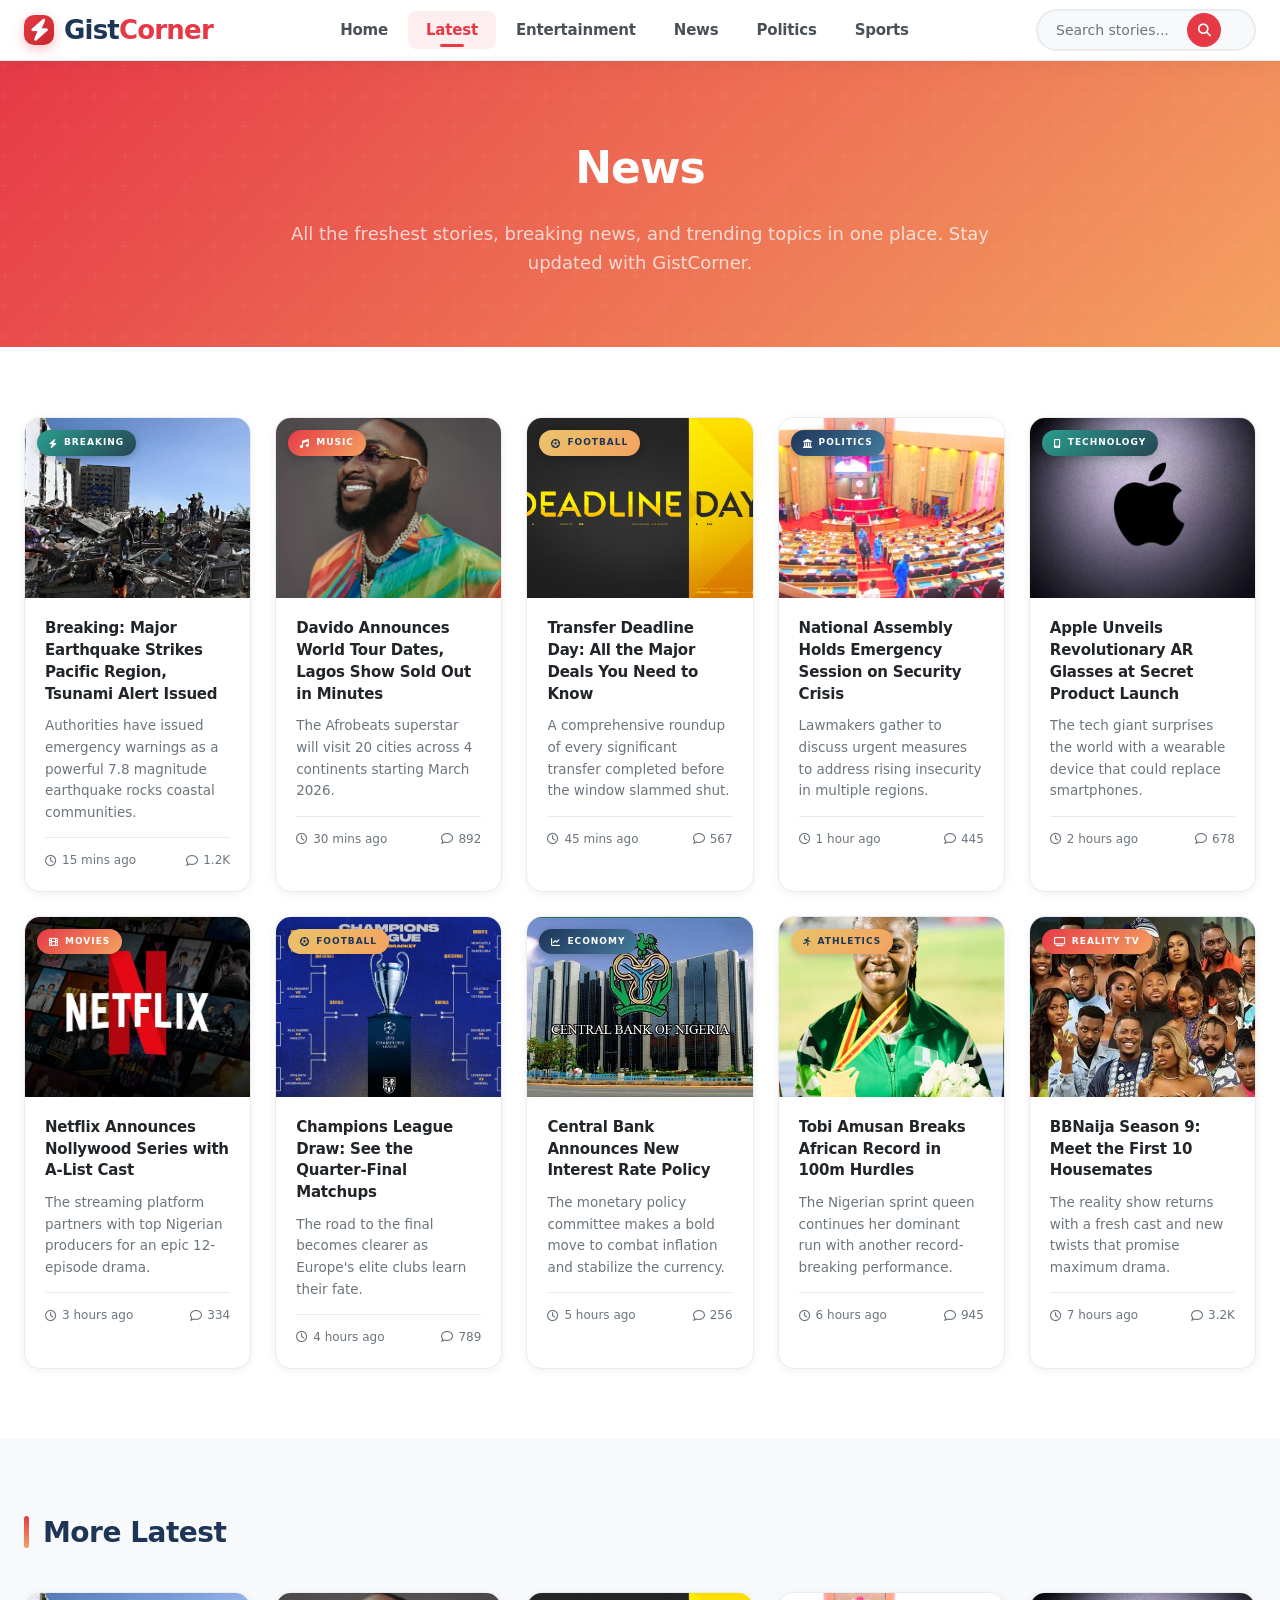
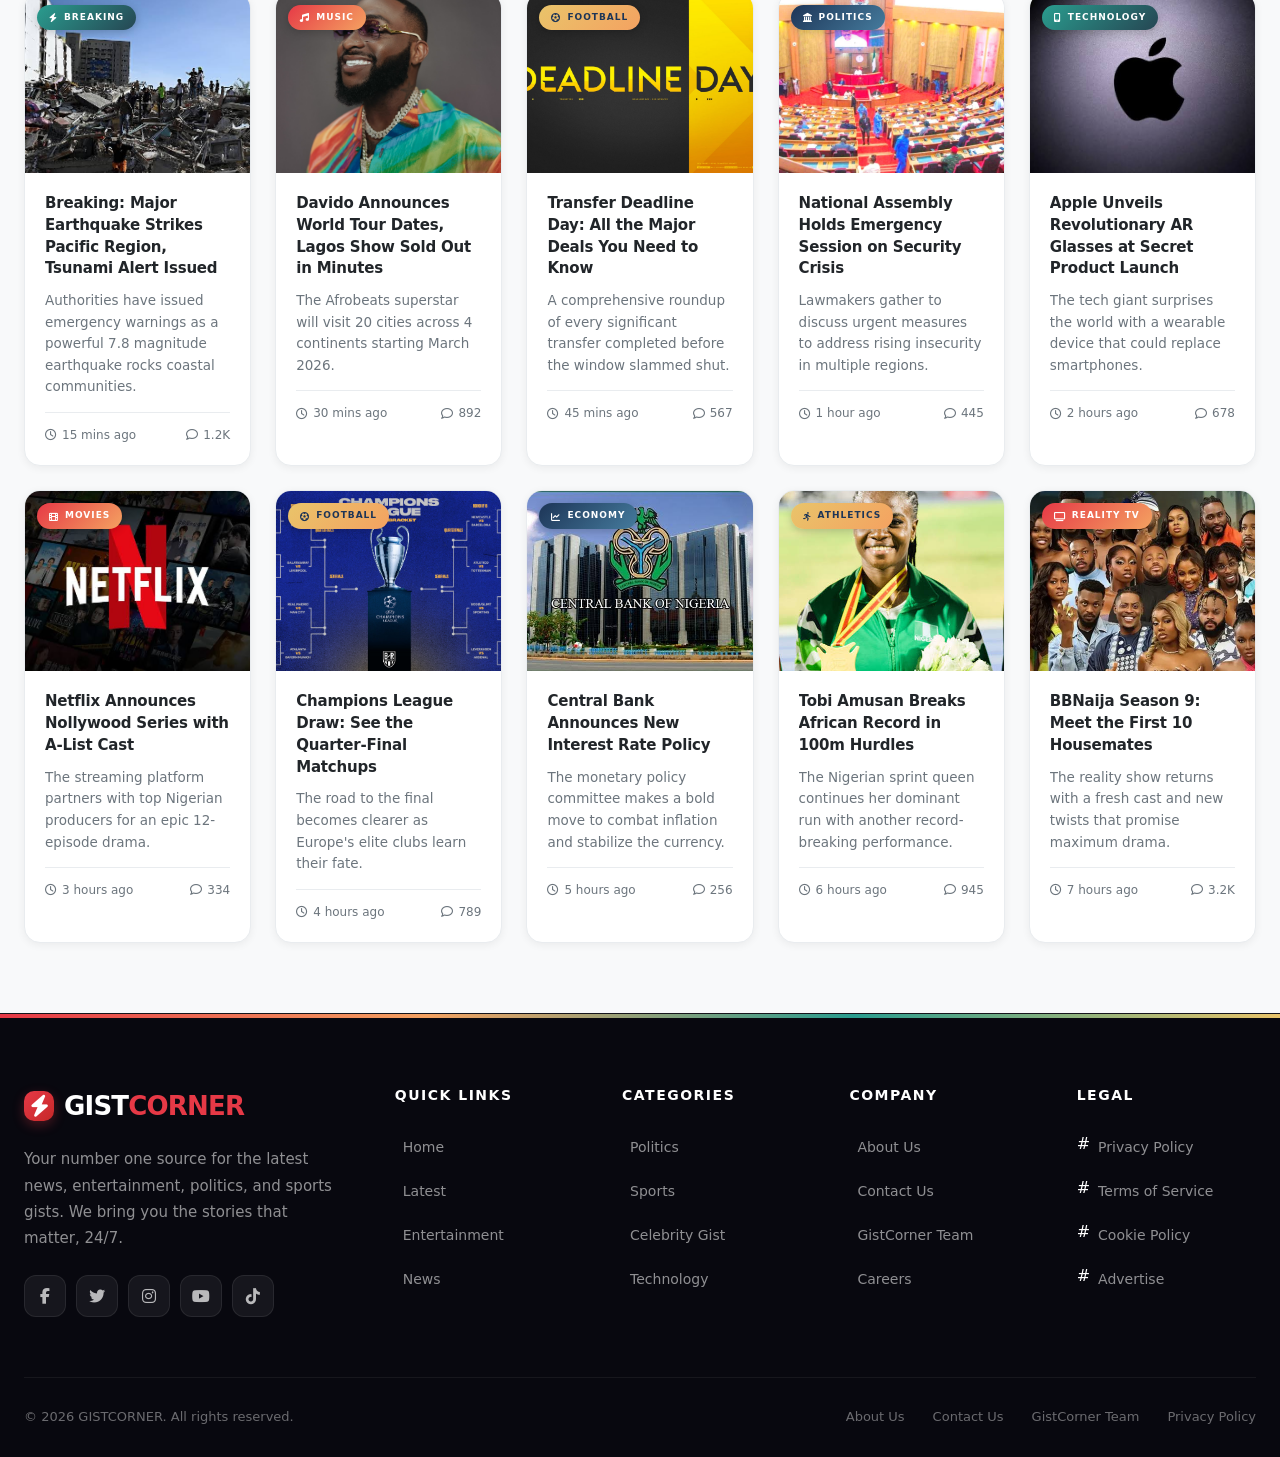
<file: html/news.html>
<!DOCTYPE html>
<html lang="en">
<head>
    <meta charset="UTF-8">
    <meta name="viewport" content="width=device-width, initial-scale=1.0">
    <title>Latest - GISTCORNER</title>
    <link rel="stylesheet" href="../css/styles.css">
    <link rel="stylesheet" href="https://cdnjs.cloudflare.com/ajax/libs/font-awesome/6.5.1/css/all.min.css">
<base target="_blank">
</head>
<body class="latest-page">
    <header class="header">
        <div class="header-container">
            <a href="index.html" class="logo">
                <div class="logo-icon"><i class="fas fa-bolt"></i></div>
                <span class="logo-text">Gist<span>Corner</span></span>
            </a>
            <nav class="navbar">
                <ul class="nav-menu">
                    <li><a href="index.html" class="nav-link ">Home</a></li>
                    <li><a href="latest.html" class="nav-link active">Latest</a></li>
                    <li><a href="entertainment.html" class="nav-link ">Entertainment</a></li>
                    <li><a href="news.html" class="nav-link ">News</a></li>
                    <li><a href="politics.html" class="nav-link ">Politics</a></li>
                    <li><a href="sports.html" class="nav-link ">Sports</a></li>
                    </ul>
            </nav>
            <div class="search-box">
                <input type="text" placeholder="Search stories...">
                <button class="search-btn"><i class="fas fa-search"></i></button>
            </div>
            <button class="hamburger" aria-label="Menu">
                <span class="bar"></span>
                <span class="bar"></span>
                <span class="bar"></span>
            </button>
        </div>
    </header>

    <main>

          <!-- Updated the News headlines to be current with recent News and also updated the images attached to the News headlines to be accurate -->

        <section class="page-header latest-header">
            <div class="page-header-content">
                <h1>News</h1>
                <p>All the freshest stories, breaking news, and trending topics in one place. Stay updated with GistCorner.</p>
            </div>
        </section>

        <section class="news-section" style="background: #fff;">
            <div class="news-container">
                <div class="news-grid">
                    
                <article class="news-card">
                    <div class="news-card-img">
                        <img src="../images/Earth quake.JPG" alt="Breaking News" loading="lazy">
                        <span class="category-tag tag-news"><i class="fas fa-bolt"></i> Breaking</span>
                    </div>
                    <div class="news-card-body">
                        <h3>Breaking: Major Earthquake Strikes Pacific Region, Tsunami Alert Issued</h3>
                        <p>Authorities have issued emergency warnings as a powerful 7.8 magnitude earthquake rocks coastal communities.</p>
                        <div class="card-meta">
                            <span><i class="far fa-clock"></i> 15 mins ago</span>
                            <span><i class="far fa-comment"></i> 1.2K</span>
                        </div>
                    </div>
                </article>
                <article class="news-card">
                    <div class="news-card-img">
                        <img src="../images/Davido.JPG" alt="Music Concert" loading="lazy">
                        <span class="category-tag tag-entertainment"><i class="fas fa-music"></i> Music</span>
                    </div>
                    <div class="news-card-body">
                        <h3>Davido Announces World Tour Dates, Lagos Show Sold Out in Minutes</h3>
                        <p>The Afrobeats superstar will visit 20 cities across 4 continents starting March 2026.</p>
                        <div class="card-meta">
                            <span><i class="far fa-clock"></i> 30 mins ago</span>
                            <span><i class="far fa-comment"></i> 892</span>
                        </div>
                    </div>
                </article>
                <article class="news-card">
                    <div class="news-card-img">
                        <img src="../images/Football transfer.JPG" alt="Football Transfer" loading="lazy">
                        <span class="category-tag tag-sports"><i class="fas fa-futbol"></i> Football</span>
                    </div>
                    <div class="news-card-body">
                        <h3>Transfer Deadline Day: All the Major Deals You Need to Know</h3>
                        <p>A comprehensive roundup of every significant transfer completed before the window slammed shut.</p>
                        <div class="card-meta">
                            <span><i class="far fa-clock"></i> 45 mins ago</span>
                            <span><i class="far fa-comment"></i> 567</span>
                        </div>
                    </div>
                </article>
                <article class="news-card">
                    <div class="news-card-img">
                        <img src="../images/senate.WEBP" alt="National Assembly" loading="lazy">
                        <span class="category-tag tag-politics"><i class="fas fa-landmark"></i> Politics</span>
                    </div>
                    <div class="news-card-body">
                        <h3>National Assembly Holds Emergency Session on Security Crisis</h3>
                        <p>Lawmakers gather to discuss urgent measures to address rising insecurity in multiple regions.</p>
                        <div class="card-meta">
                            <span><i class="far fa-clock"></i> 1 hour ago</span>
                            <span><i class="far fa-comment"></i> 445</span>
                        </div>
                    </div>
                </article>
                <article class="news-card">
                    <div class="news-card-img">
                        <img src="../images/Apple.JPG" alt="Apple Event" loading="lazy">
                        <span class="category-tag tag-news"><i class="fas fa-mobile-alt"></i> Technology</span>
                    </div>
                    <div class="news-card-body">
                        <h3>Apple Unveils Revolutionary AR Glasses at Secret Product Launch</h3>
                        <p>The tech giant surprises the world with a wearable device that could replace smartphones.</p>
                        <div class="card-meta">
                            <span><i class="far fa-clock"></i> 2 hours ago</span>
                            <span><i class="far fa-comment"></i> 678</span>
                        </div>
                    </div>
                </article>
                <article class="news-card">
                    <div class="news-card-img">
                        <img src="../images/Netflix.JPG" alt="Netflix Nollywood" loading="lazy">
                        <span class="category-tag tag-entertainment"><i class="fas fa-film"></i> Movies</span>
                    </div>
                    <div class="news-card-body">
                        <h3>Netflix Announces Nollywood Series with A-List Cast</h3>
                        <p>The streaming platform partners with top Nigerian producers for an epic 12-episode drama.</p>
                        <div class="card-meta">
                            <span><i class="far fa-clock"></i> 3 hours ago</span>
                            <span><i class="far fa-comment"></i> 334</span>
                        </div>
                    </div>
                </article>
                <article class="news-card">
                    <div class="news-card-img">
                        <img src="../images/Champions League.AVIF" alt="Champions League" loading="lazy">
                        <span class="category-tag tag-sports"><i class="fas fa-futbol"></i> Football</span>
                    </div>
                    <div class="news-card-body">
                        <h3>Champions League Draw: See the Quarter-Final Matchups</h3>
                        <p>The road to the final becomes clearer as Europe's elite clubs learn their fate.</p>
                        <div class="card-meta">
                            <span><i class="far fa-clock"></i> 4 hours ago</span>
                            <span><i class="far fa-comment"></i> 789</span>
                        </div>
                    </div>
                </article>
                <article class="news-card">
                    <div class="news-card-img">
                        <img src="../images/CBN.JPG" alt="Central Bank" loading="lazy">
                        <span class="category-tag tag-politics"><i class="fas fa-chart-line"></i> Economy</span>
                    </div>
                    <div class="news-card-body">
                        <h3>Central Bank Announces New Interest Rate Policy</h3>
                        <p>The monetary policy committee makes a bold move to combat inflation and stabilize the currency.</p>
                        <div class="card-meta">
                            <span><i class="far fa-clock"></i> 5 hours ago</span>
                            <span><i class="far fa-comment"></i> 256</span>
                        </div>
                    </div>
                </article>
                <article class="news-card">
                    <div class="news-card-img">
                        <img src="../images/Amusan.JPG" alt="Tobi Amusan" loading="lazy">
                        <span class="category-tag tag-sports"><i class="fas fa-running"></i> Athletics</span>
                    </div>
                    <div class="news-card-body">
                        <h3>Tobi Amusan Breaks African Record in 100m Hurdles</h3>
                        <p>The Nigerian sprint queen continues her dominant run with another record-breaking performance.</p>
                        <div class="card-meta">
                            <span><i class="far fa-clock"></i> 6 hours ago</span>
                            <span><i class="far fa-comment"></i> 945</span>
                        </div>
                    </div>
                </article>
                <article class="news-card">
                    <div class="news-card-img">
                        <img src="../images/BB Naija 2.WEBP" alt="BBNaija" loading="lazy">
                        <span class="category-tag tag-entertainment"><i class="fas fa-tv"></i> Reality TV</span>
                    </div>
                    <div class="news-card-body">
                        <h3>BBNaija Season 9: Meet the First 10 Housemates</h3>
                        <p>The reality show returns with a fresh cast and new twists that promise maximum drama.</p>
                        <div class="card-meta">
                            <span><i class="far fa-clock"></i> 7 hours ago</span>
                            <span><i class="far fa-comment"></i> 3.2K</span>
                        </div>
                    </div>
                </article>
                </div>
            </div>
        </section>

        <!-- Updated the News headlines to be current with recent News and also updated the images attached to the News headlines to be accurate -->

        <section class="news-section">
            <div class="news-container">
                <div class="section-header">
                    <div class="section-title">
                        <div class="title-line" style="background: linear-gradient(180deg, #E63946, #F4A261);"></div>
                        <h2>More Latest</h2>
                    </div>
                </div>
                <div class="news-grid">
                    
                <article class="news-card">
                    <div class="news-card-img">
                        <img src="../images/Earth quake.JPG" alt="Breaking News" loading="lazy">
                        <span class="category-tag tag-news"><i class="fas fa-bolt"></i> Breaking</span>
                    </div>
                    <div class="news-card-body">
                        <h3>Breaking: Major Earthquake Strikes Pacific Region, Tsunami Alert Issued</h3>
                        <p>Authorities have issued emergency warnings as a powerful 7.8 magnitude earthquake rocks coastal communities.</p>
                        <div class="card-meta">
                            <span><i class="far fa-clock"></i> 15 mins ago</span>
                            <span><i class="far fa-comment"></i> 1.2K</span>
                        </div>
                    </div>
                </article>
                <article class="news-card">
                    <div class="news-card-img">
                        <img src="../images/Davido.JPG" alt="Music Concert" loading="lazy">
                        <span class="category-tag tag-entertainment"><i class="fas fa-music"></i> Music</span>
                    </div>
                    <div class="news-card-body">
                        <h3>Davido Announces World Tour Dates, Lagos Show Sold Out in Minutes</h3>
                        <p>The Afrobeats superstar will visit 20 cities across 4 continents starting March 2026.</p>
                        <div class="card-meta">
                            <span><i class="far fa-clock"></i> 30 mins ago</span>
                            <span><i class="far fa-comment"></i> 892</span>
                        </div>
                    </div>
                </article>
                <article class="news-card">
                    <div class="news-card-img">
                        <img src="../images/Football transfer.JPG" alt="Football Transfer" loading="lazy">
                        <span class="category-tag tag-sports"><i class="fas fa-futbol"></i> Football</span>
                    </div>
                    <div class="news-card-body">
                        <h3>Transfer Deadline Day: All the Major Deals You Need to Know</h3>
                        <p>A comprehensive roundup of every significant transfer completed before the window slammed shut.</p>
                        <div class="card-meta">
                            <span><i class="far fa-clock"></i> 45 mins ago</span>
                            <span><i class="far fa-comment"></i> 567</span>
                        </div>
                    </div>
                </article>
                <article class="news-card">
                    <div class="news-card-img">
                        <img src="../images/senate.WEBP" alt="National Assembly" loading="lazy">
                        <span class="category-tag tag-politics"><i class="fas fa-landmark"></i> Politics</span>
                    </div>
                    <div class="news-card-body">
                        <h3>National Assembly Holds Emergency Session on Security Crisis</h3>
                        <p>Lawmakers gather to discuss urgent measures to address rising insecurity in multiple regions.</p>
                        <div class="card-meta">
                            <span><i class="far fa-clock"></i> 1 hour ago</span>
                            <span><i class="far fa-comment"></i> 445</span>
                        </div>
                    </div>
                </article>
                <article class="news-card">
                    <div class="news-card-img">
                        <img src="../images/Apple.JPG" alt="Apple Event" loading="lazy">
                        <span class="category-tag tag-news"><i class="fas fa-mobile-alt"></i> Technology</span>
                    </div>
                    <div class="news-card-body">
                        <h3>Apple Unveils Revolutionary AR Glasses at Secret Product Launch</h3>
                        <p>The tech giant surprises the world with a wearable device that could replace smartphones.</p>
                        <div class="card-meta">
                            <span><i class="far fa-clock"></i> 2 hours ago</span>
                            <span><i class="far fa-comment"></i> 678</span>
                        </div>
                    </div>
                </article>
                <article class="news-card">
                    <div class="news-card-img">
                        <img src="../images/Netflix.JPG" alt="Netflix Nollywood" loading="lazy">
                        <span class="category-tag tag-entertainment"><i class="fas fa-film"></i> Movies</span>
                    </div>
                    <div class="news-card-body">
                        <h3>Netflix Announces Nollywood Series with A-List Cast</h3>
                        <p>The streaming platform partners with top Nigerian producers for an epic 12-episode drama.</p>
                        <div class="card-meta">
                            <span><i class="far fa-clock"></i> 3 hours ago</span>
                            <span><i class="far fa-comment"></i> 334</span>
                        </div>
                    </div>
                </article>
                <article class="news-card">
                    <div class="news-card-img">
                        <img src="../images/Champions League.AVIF" alt="Champions League" loading="lazy">
                        <span class="category-tag tag-sports"><i class="fas fa-futbol"></i> Football</span>
                    </div>
                    <div class="news-card-body">
                        <h3>Champions League Draw: See the Quarter-Final Matchups</h3>
                        <p>The road to the final becomes clearer as Europe's elite clubs learn their fate.</p>
                        <div class="card-meta">
                            <span><i class="far fa-clock"></i> 4 hours ago</span>
                            <span><i class="far fa-comment"></i> 789</span>
                        </div>
                    </div>
                </article>
                <article class="news-card">
                    <div class="news-card-img">
                        <img src="../images/CBN.JPG" alt="Central Bank" loading="lazy">
                        <span class="category-tag tag-politics"><i class="fas fa-chart-line"></i> Economy</span>
                    </div>
                    <div class="news-card-body">
                        <h3>Central Bank Announces New Interest Rate Policy</h3>
                        <p>The monetary policy committee makes a bold move to combat inflation and stabilize the currency.</p>
                        <div class="card-meta">
                            <span><i class="far fa-clock"></i> 5 hours ago</span>
                            <span><i class="far fa-comment"></i> 256</span>
                        </div>
                    </div>
                </article>
                <article class="news-card">
                    <div class="news-card-img">
                        <img src="../images/Amusan.JPG" alt="Tobi Amusan" loading="lazy">
                        <span class="category-tag tag-sports"><i class="fas fa-running"></i> Athletics</span>
                    </div>
                    <div class="news-card-body">
                        <h3>Tobi Amusan Breaks African Record in 100m Hurdles</h3>
                        <p>The Nigerian sprint queen continues her dominant run with another record-breaking performance.</p>
                        <div class="card-meta">
                            <span><i class="far fa-clock"></i> 6 hours ago</span>
                            <span><i class="far fa-comment"></i> 945</span>
                        </div>
                    </div>
                </article>
                <article class="news-card">
                    <div class="news-card-img">
                        <img src="../images/BB Naija 2.WEBP" alt="BBNaija" loading="lazy">
                        <span class="category-tag tag-entertainment"><i class="fas fa-tv"></i> Reality TV</span>
                    </div>
                    <div class="news-card-body">
                        <h3>BBNaija Season 9: Meet the First 10 Housemates</h3>
                        <p>The reality show returns with a fresh cast and new twists that promise maximum drama.</p>
                        <div class="card-meta">
                            <span><i class="far fa-clock"></i> 7 hours ago</span>
                            <span><i class="far fa-comment"></i> 3.2K</span>
                        </div>
                    </div>
                </article>
                </div>
            </div>
        </section>
    </main>

    <footer class="footer">
        <div class="footer-container">
            <div class="footer-grid">
                <div class="footer-brand">
                    <a href="index.html" class="logo">
                        <div class="logo-icon"><i class="fas fa-bolt"></i></div>
                        <span class="logo-text">GIST<span>CORNER</span></span>
                    </a>
                    <p>Your number one source for the latest news, entertainment, politics, and sports gists. We bring you the stories that matter, 24/7.</p>
                    <div class="footer-social">
                        <a href="#" aria-label="Facebook"><i class="fab fa-facebook-f"></i></a>
                        <a href="#" aria-label="Twitter"><i class="fab fa-twitter"></i></a>
                        <a href="#" aria-label="Instagram"><i class="fab fa-instagram"></i></a>
                        <a href="#" aria-label="YouTube"><i class="fab fa-youtube"></i></a>
                        <a href="#" aria-label="TikTok"><i class="fab fa-tiktok"></i></a>
                    </div>
                </div>
                <div>
                    <h4 class="footer-heading">Quick Links</h4>
                    <ul class="footer-links">
                        <li><a href="index.html">Home</a></li>
                        <li><a href="latest.html">Latest</a></li>
                        <li><a href="entertainment.html">Entertainment</a></li>
                        <li><a href="news.html">News</a></li>
                    </ul>
                </div>
                <div>
                    <h4 class="footer-heading">Categories</h4>
                    <ul class="footer-links">
                        <li><a href="politics.html">Politics</a></li>
                        <li><a href="sports.html">Sports</a></li>
                        <li><a href="entertainment.html">Celebrity Gist</a></li>
                        <li><a href="news.html">Technology</a></li>
                    </ul>
                </div>
                <div>
                    <h4 class="footer-heading">Company</h4>
                    <ul class="footer-links">
                        <li><a href="#">About Us</a></li>
                        <li><a href="#">Contact Us</a></li>
                        <li><a href="#">GistCorner Team</a></li>
                        <li><a href="#">Careers</a></li>
                    </ul>
                </div>
                <div>
                    <h4 class="footer-heading">Legal</h4>
                    <ul class="footer-links">
                        <li>#<a href="#">Privacy Policy</a></li>
                        <li>#<a href="#">Terms of Service</a></li>
                        <li>#<a href="#">Cookie Policy</a></li>
                        <li>#<a href="#">Advertise</a></li>
                    </ul>
                </div>
            </div>
            <div class="footer-bottom">
                <p>&copy; 2026 GISTCORNER. All rights reserved.</p>
                <div class="footer-bottom-links">
                    <a href="#">About Us</a>
                    <a href="#">Contact Us</a>
                    <a href="#">GistCorner Team</a>
                    <a href="#">Privacy Policy</a>
                </div>
            </div>
        </div>
    </footer>
</body>
</html>
</file>
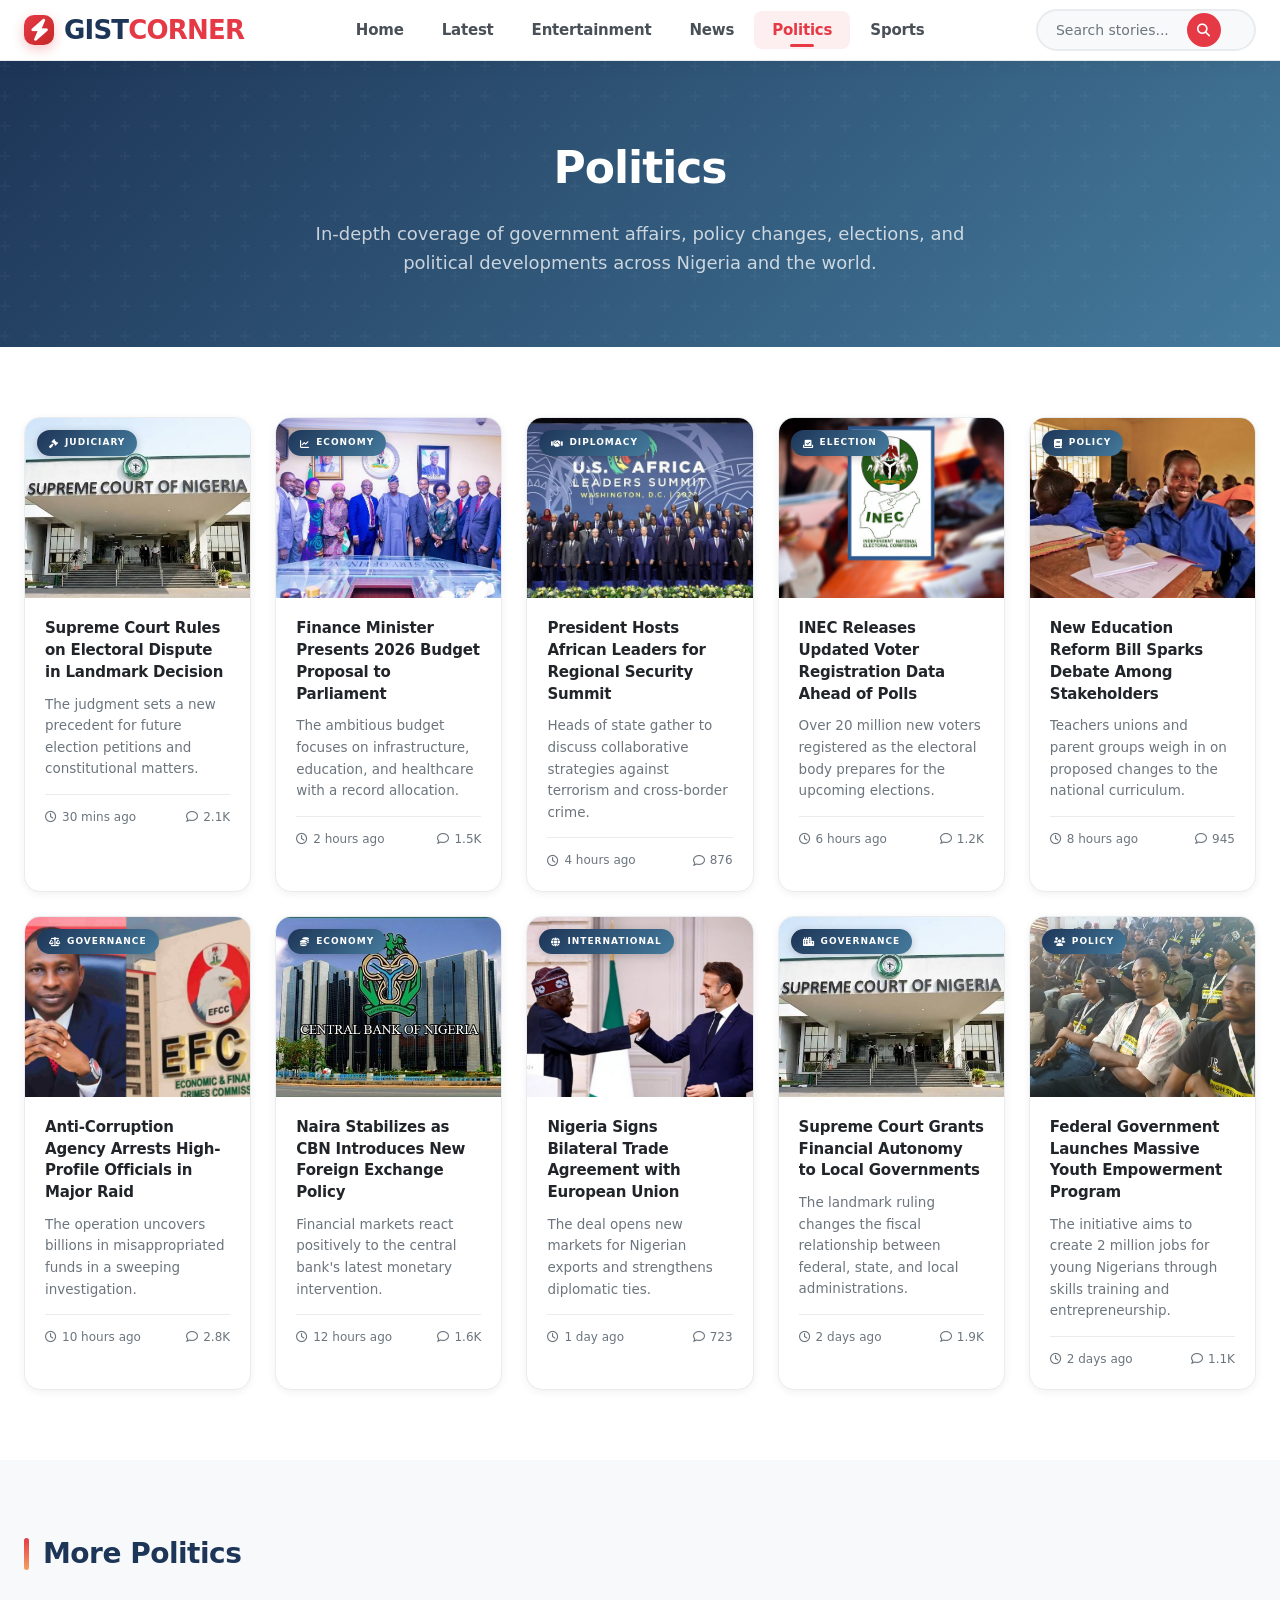
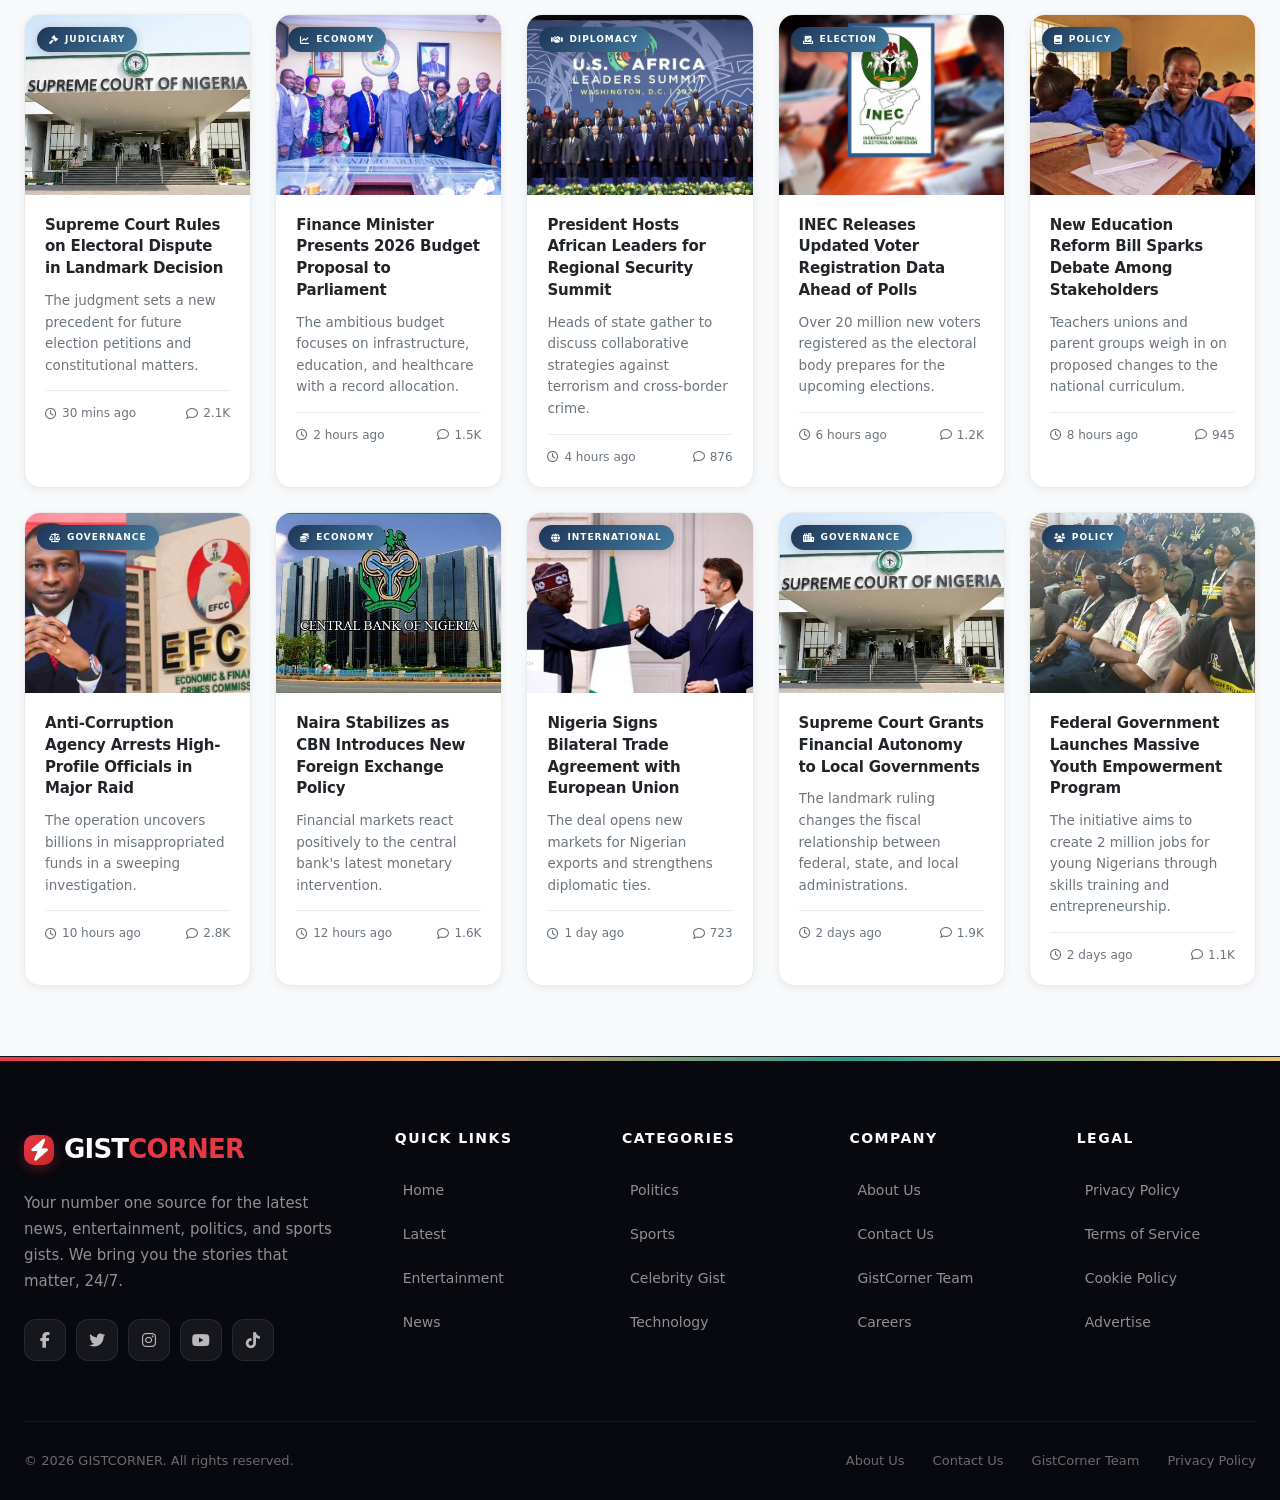
<file: html/politics.html>
<!DOCTYPE html>
<html lang="en">
<head>
    <meta charset="UTF-8">
    <meta name="viewport" content="width=device-width, initial-scale=1.0">
    <title>Politics - GISTCORNER</title>
    <link rel="stylesheet" href="../css/styles.css">
    <link rel="stylesheet" href="https://cdnjs.cloudflare.com/ajax/libs/font-awesome/6.5.1/css/all.min.css">
<base target="_blank">
</head>
<body class="politics-page">
    <header class="header">
        <div class="header-container">
            <a href="index.html" class="logo">
                <div class="logo-icon"><i class="fas fa-bolt"></i></div>
                <span class="logo-text">GIST<span>CORNER</span></span>
            </a>
            <nav class="navbar">
                <ul class="nav-menu">
                    <li><a href="index.html" class="nav-link ">Home</a></li>
                    <li><a href="latest.html" class="nav-link ">Latest</a></li>
                    <li><a href="entertainment.html" class="nav-link ">Entertainment</a></li>
                    <li><a href="news.html" class="nav-link ">News</a></li>
                    <li><a href="politics.html" class="nav-link active">Politics</a></li>
                    <li><a href="sports.html" class="nav-link ">Sports</a></li>
                    </ul>
            </nav>
            <div class="search-box">
                <input type="text" placeholder="Search stories...">
                <button class="search-btn"><i class="fas fa-search"></i></button>
            </div>
            <button class="hamburger" aria-label="Menu">
                <span class="bar"></span>
                <span class="bar"></span>
                <span class="bar"></span>
            </button>
        </div>
    </header>

    <main>

          <!-- Updated the News headlines to be current with recent News and also updated the images attached to the News headlines to be accurate -->

        <section class="page-header politics-header">
            <div class="page-header-content">
                <h1>Politics</h1>
                <p>In-depth coverage of government affairs, policy changes, elections, and political developments across Nigeria and the world.</p>
            </div>
        </section>

        <section class="news-section" style="background: #fff;">
            <div class="news-container">
                <div class="news-grid">
                    
                <article class="news-card">
                    <div class="news-card-img">
                        <img src="../images/Supreme court.JPG" alt="Supreme Court" loading="lazy">
                        <span class="category-tag tag-politics"><i class="fas fa-gavel"></i> Judiciary</span>
                    </div>
                    <div class="news-card-body">
                        <h3>Supreme Court Rules on Electoral Dispute in Landmark Decision</h3>
                        <p>The judgment sets a new precedent for future election petitions and constitutional matters.</p>
                        <div class="card-meta">
                            <span><i class="far fa-clock"></i> 30 mins ago</span>
                            <span><i class="far fa-comment"></i> 2.1K</span>
                        </div>
                    </div>
                </article>
                <article class="news-card">
                    <div class="news-card-img">
                        <img src="../images/Ministry of Finance.JPG" alt="Budget Presentation" loading="lazy">
                        <span class="category-tag tag-politics"><i class="fas fa-chart-line"></i> Economy</span>
                    </div>
                    <div class="news-card-body">
                        <h3>Finance Minister Presents 2026 Budget Proposal to Parliament</h3>
                        <p>The ambitious budget focuses on infrastructure, education, and healthcare with a record allocation.</p>
                        <div class="card-meta">
                            <span><i class="far fa-clock"></i> 2 hours ago</span>
                            <span><i class="far fa-comment"></i> 1.5K</span>
                        </div>
                    </div>
                </article>
                <article class="news-card">
                    <div class="news-card-img">
                        <img src="../images/African leaders forum.JPG" alt="African Leaders Summit" loading="lazy">
                        <span class="category-tag tag-politics"><i class="fas fa-handshake"></i> Diplomacy</span>
                    </div>
                    <div class="news-card-body">
                        <h3>President Hosts African Leaders for Regional Security Summit</h3>
                        <p>Heads of state gather to discuss collaborative strategies against terrorism and cross-border crime.</p>
                        <div class="card-meta">
                            <span><i class="far fa-clock"></i> 4 hours ago</span>
                            <span><i class="far fa-comment"></i> 876</span>
                        </div>
                    </div>
                </article>
                <article class="news-card">
                    <div class="news-card-img">
                        <img src="../images/INEC.PNG" alt="Voter Registration" loading="lazy">
                        <span class="category-tag tag-politics"><i class="fas fa-vote-yea"></i> Election</span>
                    </div>
                    <div class="news-card-body">
                        <h3>INEC Releases Updated Voter Registration Data Ahead of Polls</h3>
                        <p>Over 20 million new voters registered as the electoral body prepares for the upcoming elections.</p>
                        <div class="card-meta">
                            <span><i class="far fa-clock"></i> 6 hours ago</span>
                            <span><i class="far fa-comment"></i> 1.2K</span>
                        </div>
                    </div>
                </article>
                <article class="news-card">
                    <div class="news-card-img">
                        <img src="../images/Education reform.JPG" alt="Education Reform" loading="lazy">
                        <span class="category-tag tag-politics"><i class="fas fa-book"></i> Policy</span>
                    </div>
                    <div class="news-card-body">
                        <h3>New Education Reform Bill Sparks Debate Among Stakeholders</h3>
                        <p>Teachers unions and parent groups weigh in on proposed changes to the national curriculum.</p>
                        <div class="card-meta">
                            <span><i class="far fa-clock"></i> 8 hours ago</span>
                            <span><i class="far fa-comment"></i> 945</span>
                        </div>
                    </div>
                </article>
                <article class="news-card">
                    <div class="news-card-img">
                        <img src="../images/EFCC.WEBP" alt="Anti-Corruption Raid" loading="lazy">
                        <span class="category-tag tag-politics"><i class="fas fa-balance-scale"></i> Governance</span>
                    </div>
                    <div class="news-card-body">
                        <h3>Anti-Corruption Agency Arrests High-Profile Officials in Major Raid</h3>
                        <p>The operation uncovers billions in misappropriated funds in a sweeping investigation.</p>
                        <div class="card-meta">
                            <span><i class="far fa-clock"></i> 10 hours ago</span>
                            <span><i class="far fa-comment"></i> 2.8K</span>
                        </div>
                    </div>
                </article>
                <article class="news-card">
                    <div class="news-card-img">
                        <img src="../images/CBN.JPG" alt="Naira" loading="lazy">
                        <span class="category-tag tag-politics"><i class="fas fa-coins"></i> Economy</span>
                    </div>
                    <div class="news-card-body">
                        <h3>Naira Stabilizes as CBN Introduces New Foreign Exchange Policy</h3>
                        <p>Financial markets react positively to the central bank's latest monetary intervention.</p>
                        <div class="card-meta">
                            <span><i class="far fa-clock"></i> 12 hours ago</span>
                            <span><i class="far fa-comment"></i> 1.6K</span>
                        </div>
                    </div>
                </article>
                <article class="news-card">
                    <div class="news-card-img">
                        <img src="../images/Nigeria diplomat.JPG" alt="EU Trade" loading="lazy">
                        <span class="category-tag tag-politics"><i class="fas fa-globe"></i> International</span>
                    </div>
                    <div class="news-card-body">
                        <h3>Nigeria Signs Bilateral Trade Agreement with European Union</h3>
                        <p>The deal opens new markets for Nigerian exports and strengthens diplomatic ties.</p>
                        <div class="card-meta">
                            <span><i class="far fa-clock"></i> 1 day ago</span>
                            <span><i class="far fa-comment"></i> 723</span>
                        </div>
                    </div>
                </article>
                <article class="news-card">
                    <div class="news-card-img">
                        <img src="../images/Supreme court.JPG" alt="Local Government" loading="lazy">
                        <span class="category-tag tag-politics"><i class="fas fa-city"></i> Governance</span>
                    </div>
                    <div class="news-card-body">
                        <h3>Supreme Court Grants Financial Autonomy to Local Governments</h3>
                        <p>The landmark ruling changes the fiscal relationship between federal, state, and local administrations.</p>
                        <div class="card-meta">
                            <span><i class="far fa-clock"></i> 2 days ago</span>
                            <span><i class="far fa-comment"></i> 1.9K</span>
                        </div>
                    </div>
                </article>
                <article class="news-card">
                    <div class="news-card-img">
                        <img src="../images/Youths.JPG" alt="Youth Empowerment" loading="lazy">
                        <span class="category-tag tag-politics"><i class="fas fa-users"></i> Policy</span>
                    </div>
                    <div class="news-card-body">
                        <h3>Federal Government Launches Massive Youth Empowerment Program</h3>
                        <p>The initiative aims to create 2 million jobs for young Nigerians through skills training and entrepreneurship.</p>
                        <div class="card-meta">
                            <span><i class="far fa-clock"></i> 2 days ago</span>
                            <span><i class="far fa-comment"></i> 1.1K</span>
                        </div>
                    </div>
                </article>
                </div>
            </div>
        </section>

          <!-- Updated the News headlines to be current with recent News and also updated the images attached to the News headlines to be accurate -->


        <section class="news-section">
            <div class="news-container">
                <div class="section-header">
                    <div class="section-title">
                        <div class="title-line" style="background: linear-gradient(180deg, #E63946, #F4A261);"></div>
                        <h2>More Politics</h2>
                    </div>
                </div>
                <div class="news-grid">
                    
                <article class="news-card">
                    <div class="news-card-img">
                        <img src="../images/Supreme court.JPG" alt="Supreme Court" loading="lazy">
                        <span class="category-tag tag-politics"><i class="fas fa-gavel"></i> Judiciary</span>
                    </div>
                    <div class="news-card-body">
                        <h3>Supreme Court Rules on Electoral Dispute in Landmark Decision</h3>
                        <p>The judgment sets a new precedent for future election petitions and constitutional matters.</p>
                        <div class="card-meta">
                            <span><i class="far fa-clock"></i> 30 mins ago</span>
                            <span><i class="far fa-comment"></i> 2.1K</span>
                        </div>
                    </div>
                </article>
                <article class="news-card">
                    <div class="news-card-img">
                        <img src="../images/Ministry of Finance.JPG" alt="Budget Presentation" loading="lazy">
                        <span class="category-tag tag-politics"><i class="fas fa-chart-line"></i> Economy</span>
                    </div>
                    <div class="news-card-body">
                        <h3>Finance Minister Presents 2026 Budget Proposal to Parliament</h3>
                        <p>The ambitious budget focuses on infrastructure, education, and healthcare with a record allocation.</p>
                        <div class="card-meta">
                            <span><i class="far fa-clock"></i> 2 hours ago</span>
                            <span><i class="far fa-comment"></i> 1.5K</span>
                        </div>
                    </div>
                </article>
                <article class="news-card">
                    <div class="news-card-img">
                        <img src="../images/African leaders forum.JPG" alt="African Leaders Summit" loading="lazy">
                        <span class="category-tag tag-politics"><i class="fas fa-handshake"></i> Diplomacy</span>
                    </div>
                    <div class="news-card-body">
                        <h3>President Hosts African Leaders for Regional Security Summit</h3>
                        <p>Heads of state gather to discuss collaborative strategies against terrorism and cross-border crime.</p>
                        <div class="card-meta">
                            <span><i class="far fa-clock"></i> 4 hours ago</span>
                            <span><i class="far fa-comment"></i> 876</span>
                        </div>
                    </div>
                </article>
                <article class="news-card">
                    <div class="news-card-img">
                        <img src="../images/INEC.PNG" alt="Voter Registration" loading="lazy">
                        <span class="category-tag tag-politics"><i class="fas fa-vote-yea"></i> Election</span>
                    </div>
                    <div class="news-card-body">
                        <h3>INEC Releases Updated Voter Registration Data Ahead of Polls</h3>
                        <p>Over 20 million new voters registered as the electoral body prepares for the upcoming elections.</p>
                        <div class="card-meta">
                            <span><i class="far fa-clock"></i> 6 hours ago</span>
                            <span><i class="far fa-comment"></i> 1.2K</span>
                        </div>
                    </div>
                </article>
                <article class="news-card">
                    <div class="news-card-img">
                        <img src="../images/Education reform.JPG" alt="Education Reform" loading="lazy">
                        <span class="category-tag tag-politics"><i class="fas fa-book"></i> Policy</span>
                    </div>
                    <div class="news-card-body">
                        <h3>New Education Reform Bill Sparks Debate Among Stakeholders</h3>
                        <p>Teachers unions and parent groups weigh in on proposed changes to the national curriculum.</p>
                        <div class="card-meta">
                            <span><i class="far fa-clock"></i> 8 hours ago</span>
                            <span><i class="far fa-comment"></i> 945</span>
                        </div>
                    </div>
                </article>
                <article class="news-card">
                    <div class="news-card-img">
                        <img src="../images/EFCC.WEBP" alt="Anti-Corruption Raid" loading="lazy">
                        <span class="category-tag tag-politics"><i class="fas fa-balance-scale"></i> Governance</span>
                    </div>
                    <div class="news-card-body">
                        <h3>Anti-Corruption Agency Arrests High-Profile Officials in Major Raid</h3>
                        <p>The operation uncovers billions in misappropriated funds in a sweeping investigation.</p>
                        <div class="card-meta">
                            <span><i class="far fa-clock"></i> 10 hours ago</span>
                            <span><i class="far fa-comment"></i> 2.8K</span>
                        </div>
                    </div>
                </article>
                <article class="news-card">
                    <div class="news-card-img">
                        <img src="../images/CBN.JPG" alt="Naira" loading="lazy">
                        <span class="category-tag tag-politics"><i class="fas fa-coins"></i> Economy</span>
                    </div>
                    <div class="news-card-body">
                        <h3>Naira Stabilizes as CBN Introduces New Foreign Exchange Policy</h3>
                        <p>Financial markets react positively to the central bank's latest monetary intervention.</p>
                        <div class="card-meta">
                            <span><i class="far fa-clock"></i> 12 hours ago</span>
                            <span><i class="far fa-comment"></i> 1.6K</span>
                        </div>
                    </div>
                </article>
                <article class="news-card">
                    <div class="news-card-img">
                        <img src="../images/Nigeria diplomat.JPG" alt="EU Trade" loading="lazy">
                        <span class="category-tag tag-politics"><i class="fas fa-globe"></i> International</span>
                    </div>
                    <div class="news-card-body">
                        <h3>Nigeria Signs Bilateral Trade Agreement with European Union</h3>
                        <p>The deal opens new markets for Nigerian exports and strengthens diplomatic ties.</p>
                        <div class="card-meta">
                            <span><i class="far fa-clock"></i> 1 day ago</span>
                            <span><i class="far fa-comment"></i> 723</span>
                        </div>
                    </div>
                </article>
                <article class="news-card">
                    <div class="news-card-img">
                        <img src="../images/Supreme court.JPG" alt="Local Government" loading="lazy">
                        <span class="category-tag tag-politics"><i class="fas fa-city"></i> Governance</span>
                    </div>
                    <div class="news-card-body">
                        <h3>Supreme Court Grants Financial Autonomy to Local Governments</h3>
                        <p>The landmark ruling changes the fiscal relationship between federal, state, and local administrations.</p>
                        <div class="card-meta">
                            <span><i class="far fa-clock"></i> 2 days ago</span>
                            <span><i class="far fa-comment"></i> 1.9K</span>
                        </div>
                    </div>
                </article>
                <article class="news-card">
                    <div class="news-card-img">
                        <img src="../images/Youths.JPG" alt="Youth Empowerment" loading="lazy">
                        <span class="category-tag tag-politics"><i class="fas fa-users"></i> Policy</span>
                    </div>
                    <div class="news-card-body">
                        <h3>Federal Government Launches Massive Youth Empowerment Program</h3>
                        <p>The initiative aims to create 2 million jobs for young Nigerians through skills training and entrepreneurship.</p>
                        <div class="card-meta">
                            <span><i class="far fa-clock"></i> 2 days ago</span>
                            <span><i class="far fa-comment"></i> 1.1K</span>
                        </div>
                    </div>
                </article>
                </div>
            </div>
        </section>
    </main>

    <footer class="footer">
        <div class="footer-container">
            <div class="footer-grid">
                <div class="footer-brand">
                    <a href="index.html" class="logo">
                        <div class="logo-icon"><i class="fas fa-bolt"></i></div>
                        <span class="logo-text">GIST<span>CORNER</span></span>
                    </a>
                    <p>Your number one source for the latest news, entertainment, politics, and sports gists. We bring you the stories that matter, 24/7.</p>
                    <div class="footer-social">
                        <a href="#" aria-label="Facebook"><i class="fab fa-facebook-f"></i></a>
                        <a href="#" aria-label="Twitter"><i class="fab fa-twitter"></i></a>
                        <a href="#" aria-label="Instagram"><i class="fab fa-instagram"></i></a>
                        <a href="#" aria-label="YouTube"><i class="fab fa-youtube"></i></a>
                        <a href="#" aria-label="TikTok"><i class="fab fa-tiktok"></i></a>
                    </div>
                </div>
                <div>
                    <h4 class="footer-heading">Quick Links</h4>
                    <ul class="footer-links">
                        <li><a href="index.html">Home</a></li>
                        <li><a href="latest.html">Latest</a></li>
                        <li><a href="entertainment.html">Entertainment</a></li>
                        <li><a href="news.html">News</a></li>
                    </ul>
                </div>
                <div>
                    <h4 class="footer-heading">Categories</h4>
                    <ul class="footer-links">
                        <li><a href="politics.html">Politics</a></li>
                        <li><a href="sports.html">Sports</a></li>
                        <li><a href="entertainment.html">Celebrity Gist</a></li>
                        <li><a href="news.html">Technology</a></li>
                    </ul>
                </div>
                <div>
                    <h4 class="footer-heading">Company</h4>
                    <ul class="footer-links">
                        <li><a href="#">About Us</a></li>
                        <li><a href="#">Contact Us</a></li>
                        <li><a href="#">GistCorner Team</a></li>
                        <li><a href="#">Careers</a></li>
                    </ul>
                </div>
                <div>
                    <h4 class="footer-heading">Legal</h4>
                    <ul class="footer-links">
                        <li><a href="#">Privacy Policy</a></li>
                        <li><a href="#">Terms of Service</a></li>
                        <li><a href="#">Cookie Policy</a></li>
                        <li><a href="#">Advertise</a></li>
                    </ul>
                </div>
            </div>
            <div class="footer-bottom">
                <p>&copy; 2026 GISTCORNER. All rights reserved.</p>
                <div class="footer-bottom-links">
                    <a href="#">About Us</a>
                    <a href="#">Contact Us</a>
                    <a href="#">GistCorner Team</a>
                    <a href="#">Privacy Policy</a>
                </div>
            </div>
        </div>
    </footer>
    
</body>
</html>
</file>
<file: css/styles.css>
/* ===== GISTCORNER v2 - Premium Blog Stylesheet ===== */
*, *::before, *::after {
    margin: 0;
    padding: 0;
    box-sizing: border-box;
}

:root {
    --primary: #E63946;
    --primary-dark: #C62828;
    --secondary: #1D3557;
    --accent: #F4A261;
    --accent2: #2A9D8F;
    --accent3: #E9C46A;
    --dark: #0F0F1A;
    --darker: #08080F;
    --light: #F8F9FA;
    --gray: #6C757D;
    --gray-light: #DEE2E6;
    --white: #FFFFFF;
    --text: #212529;
    --text-light: #495057;
    --border: #E9ECEF;
    --shadow-sm: 0 2px 8px rgba(0,0,0,0.06);
    --shadow-md: 0 4px 20px rgba(0,0,0,0.08);
    --shadow-lg: 0 12px 40px rgba(0,0,0,0.12);
    --shadow-xl: 0 20px 60px rgba(0,0,0,0.15);
    --radius: 12px;
    --radius-lg: 16px;
    --radius-xl: 24px;
    --transition: all 0.3s cubic-bezier(0.4, 0, 0.2, 1);
    --font-heading: 'Segoe UI', system-ui, -apple-system, sans-serif;
    --font-body: 'Segoe UI', system-ui, -apple-system, sans-serif;
}

html { scroll-behavior: smooth; }

body {
    font-family: var(--font-body);
    background-color: var(--light);
    color: var(--text);
    line-height: 1.7;
    overflow-x: hidden;
    -webkit-font-smoothing: antialiased;
}

a { text-decoration: none; color: inherit; transition: var(--transition); }
ul { list-style: none; }
img { max-width: 100%; display: block; height: auto; }

/* ===== HEADER ===== */
.header {
    position: sticky;
    top: 0;
    left: 0;
    width: 100%;
    background: var(--white);
    z-index: 1000;
    box-shadow: 0 2px 20px rgba(0,0,0,0.06);
    border-bottom: 1px solid var(--border);
}

.header-container {
    max-width: 1320px;
    margin: 0 auto;
    padding: 0 24px;
    display: flex;
    align-items: center;
    justify-content: space-between;
    height: 60px;
}

.logo {
    display: flex;
    align-items: center;
    gap: 10px;
    flex-shrink: 0;
}

.logo-icon {
    width: 30px;
    height: 30px;
    background: linear-gradient(135deg, var(--primary), var(--primary-dark));
    border-radius: 10px;
    display: flex;
    align-items: center;
    justify-content: center;
    font-size: 22px;
    color: var(--white);
    box-shadow: 0 4px 12px rgba(230, 57, 70, 0.3);
}

.logo-text {
    font-size: 26px;
    font-weight: 900;
    color: var(--secondary);
    letter-spacing: -0.8px;
    font-family: var(--font-heading);
}

.logo-text span { color: var(--primary); }

/* Navigation */
.nav-menu {
    display: flex;
    align-items: center;
    gap: 2px;
}

.nav-link {
    padding: 10px 18px;
    font-size: 15px;
    font-weight: 600;
    color: var(--text-light);
    border-radius: 8px;
    transition: var(--transition);
    position: relative;
    letter-spacing: -0.2px;
}

.nav-link:hover {
    color: var(--primary);
    background: rgba(230, 57, 70, 0.06);
}

.nav-link.active {
    color: var(--primary);
    background: rgba(230, 57, 70, 0.08);
    font-weight: 700;
}

.nav-link.active::after {
    content: '';
    position: absolute;
    bottom: 2px;
    left: 50%;
    transform: translateX(-50%);
    width: 24px;
    height: 3px;
    background: var(--primary);
    border-radius: 2px;
}

/* Search */
.search-box {
    position: relative;
    display: flex;
    align-items: center;
}

.search-box input {
    width: 220px;
    padding: 11px 42px 11px 18px;
    border: 2px solid var(--border);
    border-radius: 50px;
    background: var(--light);
    color: var(--text);
    font-size: 14px;
    font-weight: 500;
    transition: var(--transition);
    font-family: var(--font-body);
}

.search-box input::placeholder { color: var(--gray); }

.search-box input:focus {
    outline: none;
    border-color: var(--primary);
    background: var(--white);
    width: 280px;
    box-shadow: 0 0 0 4px rgba(230, 57, 70, 0.1);
}

.search-btn {
    position: absolute;
    right: 35px;
    top: 50%;
    transform: translateY(-50%);
    width: 34px;
    height: 34px;
    background: var(--primary);
    border: none;
    border-radius: 50%;
    color: var(--white);
    font-size: 13px;
    cursor: pointer;
    transition: var(--transition);
    display: flex;
    align-items: center;
    justify-content: center;
}

.search-btn:hover { background: var(--primary-dark); transform: translateY(-50%) scale(1.05); }

/* Hamburger */
.hamburger {
    display: none;
    flex-direction: column;
    gap: 5px;
    cursor: pointer;
    padding: 8px;
    background: none;
    border: none;
}

.bar {
    width: 24px;
    height: 2.5px;
    background: var(--secondary);
    border-radius: 2px;
    transition: var(--transition);
}

.hamburger.active .bar:nth-child(1) { transform: rotate(45deg) translate(5px, 5px); }
.hamburger.active .bar:nth-child(2) { opacity: 0; }
.hamburger.active .bar:nth-child(3) { transform: rotate(-45deg) translate(5px, -5px); }

/* ===== HERO SECTION ===== */
.hero {
    padding: 50px 24px 60px;
    background: linear-gradient(135deg, var(--darker) 0%, #1a1a2e 50%, #16213e 100%);
    position: relative;
    overflow: hidden;
}

.hero::before {
    content: '';
    position: absolute;
    top: -100px;
    right: -100px;
    width: 500px;
    height: 500px;
    background: radial-gradient(circle, rgba(230, 57, 70, 0.12) 0%, transparent 70%);
    border-radius: 50%;
}

.hero::after {
    content: '';
    position: absolute;
    bottom: -80px;
    left: -80px;
    width: 400px;
    height: 400px;
    background: radial-gradient(circle, rgba(42, 157, 143, 0.1) 0%, transparent 70%);
    border-radius: 50%;
}

.hero-container {
    max-width: 1320px;
    margin: 0 auto;
    position: relative;
    z-index: 1;
}

.hero-main {
    display: grid;
    grid-template-columns: 1.3fr 1fr;
    gap: 32px;
    align-items: stretch;
}

.hero-featured {
    position: relative;
    border-radius: var(--radius-xl);
    overflow: hidden;
    box-shadow: var(--shadow-xl);
    cursor: pointer;
}

.hero-featured img {
    width: 100%;
    height: 460px;
    object-fit: cover;
    transition: transform 0.6s cubic-bezier(0.4, 0, 0.2, 1);
}

.hero-featured:hover img { transform: scale(1.04); }

.hero-featured-overlay {
    position: absolute;
    bottom: 0;
    left: 0;
    right: 0;
    padding: 60px 36px 36px;
    background: linear-gradient(to top, rgba(8,8,15,0.95) 0%, rgba(8,8,15,0.6) 50%, transparent 100%);
}

.category-tag {
    display: inline-flex;
    align-items: center;
    gap: 6px;
    padding: 7px 16px;
    font-size: 11px;
    font-weight: 800;
    text-transform: uppercase;
    letter-spacing: 1px;
    border-radius: 50px;
    margin-bottom: 14px;
}

.tag-entertainment { background: linear-gradient(135deg, #E63946, #F4A261); color: var(--white); }
.tag-news { background: linear-gradient(135deg, #2A9D8F, #264653); color: var(--white); }
.tag-politics { background: linear-gradient(135deg, #1D3557, #457B9D); color: var(--white); }
.tag-sports { background: linear-gradient(135deg, #E9C46A, #F4A261); color: var(--secondary); }
.tag-latest { background: linear-gradient(135deg, #6C5CE7, #A29BFE); color: var(--white); }

.hero-featured-overlay h2 {
    font-size: 30px;
    font-weight: 800;
    color: var(--white);
    line-height: 1.25;
    margin-bottom: 16px;
    letter-spacing: -0.5px;
}

.hero-meta {
    display: flex;
    align-items: center;
    gap: 20px;
    color: rgba(255,255,255,0.65);
    font-size: 13px;
    font-weight: 500;
}

.hero-meta i { margin-right: 5px; font-size: 12px; }

.hero-side {
    display: flex;
    flex-direction: column;
    gap: 16px;
}

.side-card {
    display: flex;
    gap: 16px;
    background: rgba(255,255,255,0.04);
    backdrop-filter: blur(12px);
    border: 1px solid rgba(255,255,255,0.08);
    border-radius: var(--radius-lg);
    padding: 16px;
    transition: var(--transition);
    cursor: pointer;
}

.side-card:hover {
    background: rgba(255,255,255,0.08);
    border-color: rgba(255,255,255,0.15);
    transform: translateX(6px);
}

.side-card img {
    width: 110px;
    height: 85px;
    object-fit: cover;
    border-radius: 10px;
    flex-shrink: 0;
}

.side-card-content { display: flex; flex-direction: column; justify-content: center; gap: 8px; }

.side-card-content .category-tag { margin-bottom: 0; font-size: 9px; padding: 4px 10px; width: fit-content; }

.side-card-content h4 {
    font-size: 15px;
    font-weight: 700;
    color: var(--white);
    line-height: 1.4;
    letter-spacing: -0.2px;
}

.side-card-content .hero-meta { margin-top: 0; font-size: 12px; }

/* ===== TRENDING BAR ===== */
.trending-bar {
    background: var(--white);
    border-bottom: 1px solid var(--border);
    padding: 14px 24px;
    position: sticky;
    top: 72px;
    z-index: 100;
    box-shadow: var(--shadow-sm);
}

.trending-container {
    max-width: 1320px;
    margin: 0 auto;
    display: flex;
    align-items: center;
    gap: 18px;
}

.trending-label {
    background: linear-gradient(135deg, var(--primary), var(--primary-dark));
    color: var(--white);
    padding: 7px 16px;
    font-size: 11px;
    font-weight: 800;
    text-transform: uppercase;
    letter-spacing: 1px;
    border-radius: 6px;
    flex-shrink: 0;
    display: flex;
    align-items: center;
    gap: 6px;
}

.trending-items {
    display: flex;
    gap: 28px;
    overflow-x: auto;
    scrollbar-width: none;
    padding-right: 10px;
}

.trending-items::-webkit-scrollbar { display: none; }

.trending-items a {
    font-size: 14px;
    font-weight: 600;
    color: var(--text-light);
    white-space: nowrap;
    transition: var(--transition);
    position: relative;
}

.trending-items a:hover { color: var(--primary); }

.trending-items a::after {
    content: '';
    position: absolute;
    bottom: -4px;
    left: 0;
    width: 0;
    height: 2px;
    background: var(--primary);
    transition: var(--transition);
}

.trending-items a:hover::after { width: 100%; }

/* ===== SECTION HEADERS ===== */
.section-header {
    display: flex;
    align-items: center;
    justify-content: space-between;
    margin-bottom: 36px;
}

.section-title {
    display: flex;
    align-items: center;
    gap: 14px;
}

.section-title h2 {
    font-size: 28px;
    font-weight: 800;
    color: var(--secondary);
    letter-spacing: -0.5px;
    font-family: var(--font-heading);
}

.title-line {
    width: 5px;
    height: 32px;
    background: linear-gradient(180deg, var(--primary), var(--accent));
    border-radius: 3px;
}

.view-all {
    font-size: 14px;
    font-weight: 700;
    color: var(--primary);
    display: flex;
    align-items: center;
    gap: 8px;
    transition: var(--transition);
    padding: 8px 16px;
    border-radius: 8px;
}

.view-all:hover {
    gap: 12px;
    background: rgba(230, 57, 70, 0.08);
}

/* ===== NEWS GRID ===== */
.news-section {
    padding: 70px 24px;
}

.news-section:nth-child(even) { background: var(--white); }

.news-container {
    max-width: 1320px;
    margin: 0 auto;
}

.news-grid {
    display: grid;
    grid-template-columns: repeat(5, 1fr);
    gap: 24px;
}

.news-card {
    background: var(--white);
    border-radius: var(--radius-lg);
    overflow: hidden;
    box-shadow: var(--shadow-sm);
    transition: var(--transition);
    border: 1px solid var(--border);
    cursor: pointer;
}

.news-card:hover {
    transform: translateY(-10px);
    box-shadow: var(--shadow-lg);
    border-color: transparent;
}

.news-card-img {
    position: relative;
    overflow: hidden;
}

.news-card-img img {
    width: 100%;
    height: 180px;
    object-fit: cover;
    transition: transform 0.5s cubic-bezier(0.4, 0, 0.2, 1);
}

.news-card:hover .news-card-img img { transform: scale(1.1); }

.news-card-img .category-tag {
    position: absolute;
    top: 12px;
    left: 12px;
    margin: 0;
    font-size: 9px;
    padding: 5px 12px;
    box-shadow: 0 2px 8px rgba(0,0,0,0.2);
}

.news-card-body {
    padding: 20px;
}

.news-card-body h3 {
    font-size: 15px;
    font-weight: 700;
    color: var(--text);
    line-height: 1.45;
    margin-bottom: 10px;
    display: -webkit-box;
    -webkit-box-orient: vertical;
    overflow: hidden;
    letter-spacing: -0.2px;
}

.news-card-body p {
    font-size: 13.5px;
    color: var(--gray);
    line-height: 1.6;
    margin-bottom: 14px;
    display: -webkit-box;
    -webkit-box-orient: vertical;
    overflow: hidden;
}

.card-meta {
    display: flex;
    align-items: center;
    justify-content: space-between;
    font-size: 12px;
    color: var(--gray);
    font-weight: 500;
    padding-top: 12px;
    border-top: 1px solid var(--border);
}

.card-meta span { display: flex; align-items: center; gap: 5px; }

/* ===== ENTERTAINMENT BANNER ===== */
.ent-banner {
    background: linear-gradient(135deg, #6C5CE7 0%, #8B5CF6 50%, #A78BFA 100%);
    padding: 80px 24px;
    position: relative;
    overflow: hidden;
}

.ent-banner::before {
    content: '';
    position: absolute;
    top: 0;
    right: 0;
    width: 100%;
    height: 100%;
    background: url("data:image/svg+xml,%3Csvg width='60' height='60' viewBox='0 0 60 60' xmlns='http://www.w3.org/2000/svg'%3E%3Cg fill='none' fill-rule='evenodd'%3E%3Cg fill='%23ffffff' fill-opacity='0.04'%3E%3Cpath d='M36 34v-4h-2v4h-4v2h4v4h2v-4h4v-2h-4zm0-30V0h-2v4h-4v2h4v4h2V6h4V4h-4zM6 34v-4H4v4H0v2h4v4h2v-4h4v-2H6zM6 4V0H4v4H0v2h4v4h2V6h4V4H6z'/%3E%3C/g%3E%3C/g%3E%3C/svg%3E");
}

.ent-banner-container {
    max-width: 1320px;
    margin: 0 auto;
    display: grid;
    grid-template-columns: 1.1fr 1fr;
    gap: 60px;
    align-items: center;
    position: relative;
    z-index: 1;
}

.ent-banner-text h2 {
    font-size: 42px;
    font-weight: 900;
    color: var(--white);
    margin-bottom: 18px;
    line-height: 1.15;
    letter-spacing: -1px;
    font-family: var(--font-heading);
}

.ent-banner-text p {
    font-size: 18px;
    color: rgba(255,255,255,0.85);
    line-height: 1.7;
    margin-bottom: 32px;
    max-width: 480px;
}

.ent-btn {
    display: inline-flex;
    align-items: center;
    gap: 10px;
    padding: 16px 36px;
    background: var(--white);
    color: var(--secondary);
    font-size: 15px;
    font-weight: 700;
    border-radius: 50px;
    transition: var(--transition);
    box-shadow: 0 10px 30px rgba(0,0,0,0.2);
    letter-spacing: -0.2px;
}

.ent-btn:hover {
    transform: translateY(-4px);
    box-shadow: 0 16px 40px rgba(0,0,0,0.3);
    gap: 14px;
}

.ent-banner-img {
    border-radius: var(--radius-xl);
    overflow: hidden;
    box-shadow: 0 24px 60px rgba(0,0,0,0.3);
    transform: rotate(2deg);
    transition: var(--transition);
}

.ent-banner-img:hover { transform: rotate(0deg) scale(1.02); }

.ent-banner-img img {
    width: 100%;
    height: 340px;
    object-fit: cover;
}

/* ===== VIDEO SECTION ===== */
.video-section {
    background: var(--darker);
    padding: 70px 24px;
    position: relative;
}

.video-section::before {
    content: '';
    position: absolute;
    top: 0;
    left: 0;
    right: 0;
    height: 1px;
    background: linear-gradient(90deg, transparent, rgba(255,255,255,0.1), transparent);
}

.video-container {
    max-width: 1320px;
    margin: 0 auto;
}

.video-section .section-title h2 { color: var(--white); }

.video-grid {
    display: grid;
    grid-template-columns: repeat(3, 1fr);
    gap: 24px;
}

.video-card {
    position: relative;
    border-radius: var(--radius-lg);
    overflow: hidden;
    cursor: pointer;
    box-shadow: var(--shadow-md);
}

.video-card img {
    width: 100%;
    height: 240px;
    object-fit: cover;
    transition: transform 0.5s cubic-bezier(0.4, 0, 0.2, 1);
}

.video-card:hover img { transform: scale(1.08); }

.play-btn {
    position: absolute;
    top: 50%;
    left: 50%;
    transform: translate(-50%, -50%);
    width: 64px;
    height: 64px;
    background: rgba(255,255,255,0.95);
    border-radius: 50%;
    display: flex;
    align-items: center;
    justify-content: center;
    font-size: 20px;
    color: var(--primary);
    transition: var(--transition);
    box-shadow: 0 8px 24px rgba(0,0,0,0.3);
}

.video-card:hover .play-btn {
    background: var(--primary);
    color: var(--white);
    transform: translate(-50%, -50%) scale(1.15);
}

.video-overlay {
    position: absolute;
    bottom: 0;
    left: 0;
    right: 0;
    padding: 60px 24px 24px;
    background: linear-gradient(to top, rgba(8,8,15,0.9) 0%, transparent 100%);
}

.video-overlay h4 {
    font-size: 17px;
    font-weight: 700;
    color: var(--white);
    line-height: 1.4;
    letter-spacing: -0.2px;
}

.video-duration {
    position: absolute;
    bottom: 20px;
    right: 20px;
    background: rgba(0,0,0,0.75);
    color: var(--white);
    padding: 5px 12px;
    font-size: 12px;
    font-weight: 700;
    border-radius: 6px;
    backdrop-filter: blur(4px);
}

/* ===== NEWSLETTER ===== */
.newsletter {
    background: linear-gradient(135deg, var(--secondary) 0%, #2A4D6F 100%);
    padding: 80px 24px;
    position: relative;
    overflow: hidden;
}

.newsletter::before {
    content: '';
    position: absolute;
    top: -120px;
    right: -120px;
    width: 400px;
    height: 400px;
    background: rgba(255,255,255,0.03);
    border-radius: 50%;
}

.newsletter::after {
    content: '';
    position: absolute;
    bottom: -80px;
    left: -80px;
    width: 300px;
    height: 300px;
    background: rgba(255,255,255,0.02);
    border-radius: 50%;
}

.newsletter-container {
    max-width: 700px;
    margin: 0 auto;
    text-align: center;
    position: relative;
    z-index: 1;
}

.newsletter h2 {
    font-size: 36px;
    font-weight: 900;
    color: var(--white);
    margin-bottom: 14px;
    letter-spacing: -0.5px;
    font-family: var(--font-heading);
}

.newsletter p {
    font-size: 17px;
    color: rgba(255,255,255,0.75);
    margin-bottom: 36px;
    line-height: 1.6;
}

.newsletter-form {
    display: flex;
    gap: 12px;
    max-width: 520px;
    margin: 0 auto;
}

.newsletter-form input {
    flex: 1;
    padding: 16px 24px;
    border: 2px solid rgba(255,255,255,0.2);
    border-radius: 50px;
    background: rgba(255,255,255,0.1);
    color: var(--white);
    font-size: 15px;
    font-weight: 500;
    transition: var(--transition);
    font-family: var(--font-body);
}

.newsletter-form input::placeholder { color: rgba(255,255,255,0.5); }

.newsletter-form input:focus {
    outline: none;
    border-color: rgba(255,255,255,0.5);
    background: rgba(255,255,255,0.15);
}

.newsletter-form button {
    padding: 16px 36px;
    background: var(--primary);
    color: var(--white);
    font-size: 15px;
    font-weight: 700;
    border: none;
    border-radius: 50px;
    cursor: pointer;
    transition: var(--transition);
    box-shadow: 0 8px 24px rgba(230, 57, 70, 0.3);
    white-space: nowrap;
}

.newsletter-form button:hover {
    background: var(--primary-dark);
    transform: translateY(-2px);
    box-shadow: 0 12px 32px rgba(230, 57, 70, 0.4);
}

/* ===== FOOTER ===== */
.footer {
    background: var(--darker);
    color: var(--white);
    padding: 70px 24px 0;
    border-top: 1px solid rgba(255,255,255,0.05);
    position: relative;
}

.footer::before {
    content: '';
    position: absolute;
    top: 0;
    left: 0;
    right: 0;
    height: 4px;
    background: linear-gradient(90deg, var(--primary), var(--accent), var(--accent2), var(--accent3));
}

.footer-container {
    max-width: 1320px;
    margin: 0 auto;
}

.footer-grid {
    display: grid;
    grid-template-columns: 1.8fr 1fr 1fr 1fr 1fr;
    gap: 48px;
    padding-bottom: 60px;
    border-bottom: 1px solid rgba(255,255,255,0.06);
}

.footer-brand .logo-text { color: var(--white); }

.footer-brand p {
    font-size: 15px;
    color: rgba(255,255,255,0.55);
    line-height: 1.75;
    margin-top: 18px;
    max-width: 320px;
}

.footer-social {
    display: flex;
    gap: 10px;
    margin-top: 24px;
}

.footer-social a {
    width: 42px;
    height: 42px;
    background: rgba(255,255,255,0.06);
    border-radius: 12px;
    display: flex;
    align-items: center;
    justify-content: center;
    font-size: 16px;
    color: rgba(255,255,255,0.7);
    transition: var(--transition);
    border: 1px solid rgba(255,255,255,0.08);
}

.footer-social a:hover {
    background: var(--primary);
    color: var(--white);
    transform: translateY(-4px);
    border-color: var(--primary);
    box-shadow: 0 8px 20px rgba(230, 57, 70, 0.3);
}

.footer-heading {
    font-size: 14px;
    font-weight: 800;
    color: var(--white);
    margin-bottom: 22px;
    text-transform: uppercase;
    letter-spacing: 1.5px;
}

.footer-links li { margin-bottom: 14px; }

.footer-links a {
    font-size: 14px;
    color: rgba(255,255,255,0.55);
    transition: var(--transition);
    display: inline-flex;
    align-items: center;
    gap: 8px;
}

.footer-links a::before {
    content: '';
    width: 0;
    height: 2px;
    background: var(--primary);
    transition: var(--transition);
}

.footer-links a:hover {
    color: var(--white);
    transform: translateX(4px);
}

.footer-links a:hover::before { width: 12px; }

.footer-bottom {
    padding: 28px 0;
    display: flex;
    align-items: center;
    justify-content: space-between;
}

.footer-bottom p {
    font-size: 13px;
    color: rgba(255,255,255,0.4);
}

.footer-bottom-links {
    display: flex;
    gap: 28px;
}

.footer-bottom-links a {
    font-size: 13px;
    color: rgba(255,255,255,0.4);
    transition: var(--transition);
    font-weight: 500;
}

.footer-bottom-links a:hover { color: var(--primary); }

/* ===== CATEGORY PAGE STYLES ===== */
.page-header {
    padding: 70px 24px;
    text-align: center;
    position: relative;
    overflow: hidden;
}

.page-header::before {
    content: '';
    position: absolute;
    top: 0;
    left: 0;
    right: 0;
    bottom: 0;
    background: url("data:image/svg+xml,%3Csvg width='60' height='60' viewBox='0 0 60 60' xmlns='http://www.w3.org/2000/svg'%3E%3Cg fill='none' fill-rule='evenodd'%3E%3Cg fill='%23ffffff' fill-opacity='0.03'%3E%3Cpath d='M36 34v-4h-2v4h-4v2h4v4h2v-4h4v-2h-4zm0-30V0h-2v4h-4v2h4v4h2V6h4V4h-4zM6 34v-4H4v4H0v2h4v4h2v-4h4v-2H6zM6 4V0H4v4H0v2h4v4h2V6h4V4H6z'/%3E%3C/g%3E%3C/g%3E%3C/svg%3E");
}

.page-header-content {
    position: relative;
    z-index: 1;
    max-width: 700px;
    margin: 0 auto;
}

.page-header-content h1 {
    font-size: 44px;
    font-weight: 900;
    color: var(--white);
    margin-bottom: 14px;
    letter-spacing: -1px;
    font-family: var(--font-heading);
}

.page-header-content p {
    font-size: 18px;
    color: rgba(255,255,255,0.75);
    line-height: 1.6;
}

.page-header.entertainment-header { background: linear-gradient(135deg, #6C5CE7, #8B5CF6); }
.page-header.news-header { background: linear-gradient(135deg, #2A9D8F, #264653); }
.page-header.politics-header { background: linear-gradient(135deg, #1D3557, #457B9D); }
.page-header.sports-header { background: linear-gradient(135deg, #E9C46A, #F4A261); }
.page-header.latest-header { background: linear-gradient(135deg, #E63946, #F4A261); }

/* Category-specific card colors */
.entertainment-page .news-card:hover { border-bottom: 3px solid #6C5CE7; }
.news-page .news-card:hover { border-bottom: 3px solid #2A9D8F; }
.politics-page .news-card:hover { border-bottom: 3px solid #1D3557; }
.sports-page .news-card:hover { border-bottom: 3px solid #E9C46A; }
.latest-page .news-card:hover { border-bottom: 3px solid #E63946; }

/* ===== RESPONSIVE ===== */
@media (max-width: 1200px) {
    .news-grid { grid-template-columns: repeat(4, 1fr); }
    .footer-grid { grid-template-columns: repeat(3, 1fr); }
    .hero-main { grid-template-columns: 1.1fr 1fr; }
}

@media (max-width: 992px) {
    .hero-main { grid-template-columns: 1fr; }
    .hero-featured img { height: 360px; }
    .hero-featured-overlay h2 { font-size: 24px; }
    .ent-banner-container { grid-template-columns: 1fr; gap: 40px; }
    .ent-banner-text h2 { font-size: 32px; }
    .ent-banner-img { transform: rotate(0deg); }
    .news-grid { grid-template-columns: repeat(3, 1fr); }
    .video-grid { grid-template-columns: repeat(2, 1fr); }
    .footer-grid { grid-template-columns: repeat(2, 1fr); }
}

@media (max-width: 768px) {
    .header-container { padding: 0 16px; height: 64px; }
    .search-box { display: none; }
    .hamburger { display: flex; }

    .nav-menu {
        position: fixed;
        top: 64px;
        left: -100%;
        width: 100%;
        height: calc(100vh - 64px);
        background: var(--white);
        flex-direction: column;
        align-items: flex-start;
        padding: 20px;
        gap: 4px;
        transition: var(--transition);
        overflow-y: auto;
        box-shadow: var(--shadow-lg);
    }

    .nav-menu.active { left: 0; }
    .nav-link { width: 100%; font-size: 16px; padding: 14px 16px; color: var(--text); }
    .nav-link:hover { background: rgba(230, 57, 70, 0.06); }
    .nav-link.active { background: rgba(230, 57, 70, 0.08); }

    .trending-bar { top: 64px; }
    .trending-container { gap: 12px; }

    .hero { padding: 30px 16px 40px; }
    .hero-featured img { height: 280px; }
    .hero-featured-overlay { padding: 40px 20px 24px; }
    .hero-featured-overlay h2 { font-size: 20px; }
    .side-card { padding: 12px; }
    .side-card img { width: 90px; height: 70px; }

    .news-section { padding: 50px 16px; }
    .news-grid { grid-template-columns: repeat(2, 1fr); gap: 16px; }
    .news-card-body { padding: 16px; }
    .news-card-body h3 { font-size: 14px; }

    .video-section { padding: 50px 16px; }
    .video-grid { grid-template-columns: 1fr; }
    .video-card img { height: 200px; }

    .newsletter { padding: 60px 16px; }
    .newsletter h2 { font-size: 26px; }
    .newsletter-form { flex-direction: column; }

    .footer-grid { grid-template-columns: 1fr; gap: 32px; padding-bottom: 40px; }
    .footer-bottom { flex-direction: column; gap: 16px; text-align: center; }
    .footer-bottom-links { flex-wrap: wrap; justify-content: center; }

    .page-header { padding: 50px 16px; }
    .page-header-content h1 { font-size: 30px; }
    .page-header-content p { font-size: 16px; }

    .section-title h2 { font-size: 22px; }
    .ent-banner-text h2 { font-size: 26px; }
    .ent-banner { padding: 50px 16px; }
}

@media (max-width: 480px) {
    .logo-text { font-size: 20px; }
    .logo-icon { width: 38px; height: 38px; font-size: 18px; }
    .news-grid { grid-template-columns: 1fr; }
    .hero-featured-overlay h2 { font-size: 18px; }
    .side-card-content h4 { font-size: 13px; }
    .newsletter h2 { font-size: 22px; }
    .newsletter p { font-size: 15px; }
}
</file>
